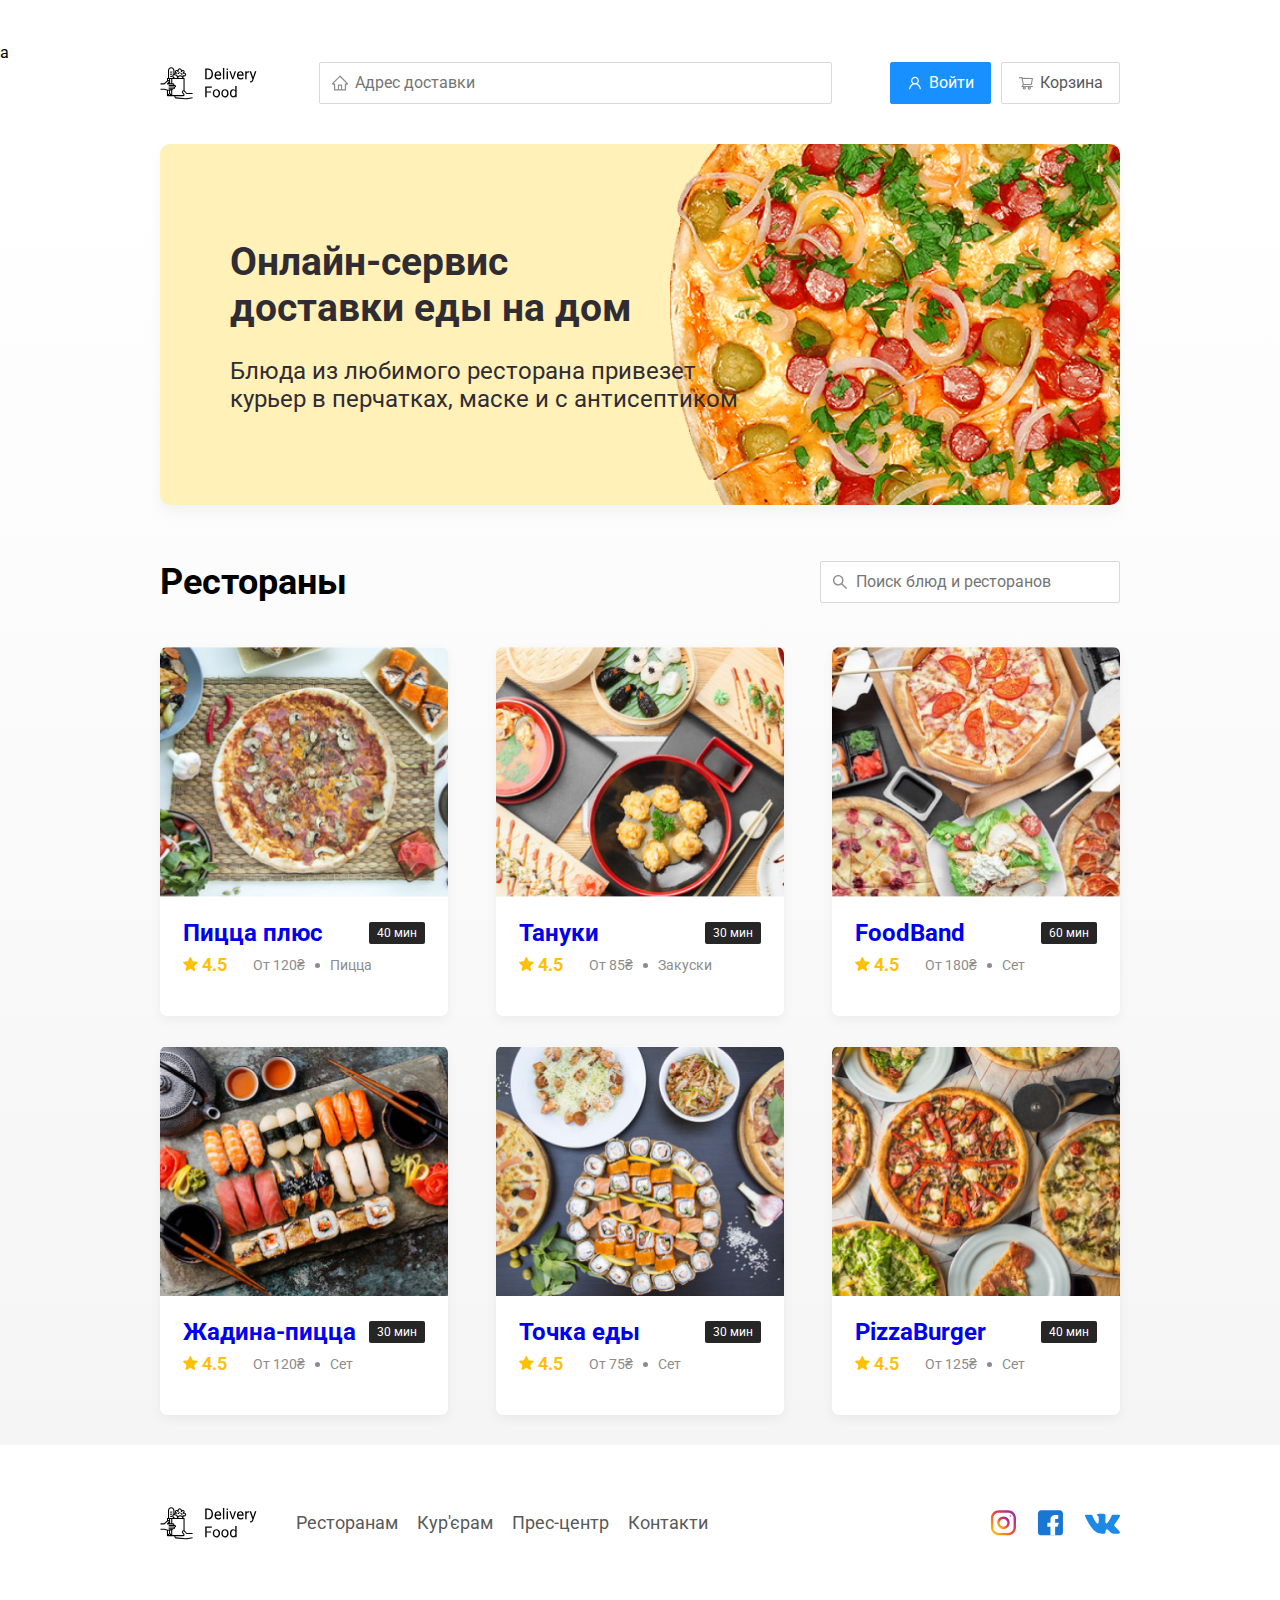
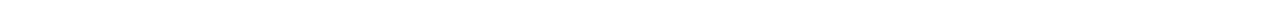
<file: index.html>
a<!DOCTYPE html>
<html lang="ru">
<head>
    <meta charset="UTF-8">
    <meta name="viewport" content="width=device-width, initial-scale=1.0">
    <title>Delivery Food</title>
    <link href="https://fonts.googleapis.com/css?family=Roboto:400,700&display=swap&subset=cyrillic" rel="stylesheet" />
    <link rel="stylesheet" href="css/normalize.css" />
    <link rel="stylesheet" href="css/style.css"/>



</head>
<body>
    <div class="container">
        <header class="header">
            <a href="index.html" class="logo">
                <img src="img/logo.svg" alt="Logo" />
            </a>
            <input type="text" class="input input-address" placeholder="Адрес доставки"/>
            <div class="buttons">
                <button class="button button-primary">
                    <img src="img/user.svg" alt="user" class="button-icon"/>
                    <span class="button-text">Войти</span>
                </button>
                <button class="button">
                    <img src="img/shopping-cart.svg" alt="shopping cart" class="button-icon" />
                        <span class="button-text">Корзина</span>
                </button>
            </div>
        </header>
    </div>


    <main class="main">
        <div class="container">
                    <section class="promo">
                        <h1 class="promo-title">Онлайн-сервис <br />доставки еды на дом</h1>
                        <p class="promo-text">
                            Блюда из любимого ресторана привезет курьер в перчатках, маске и с антисептиком
                        </p>
                    </section>
                    
                    <section class="restaurants">
                        <div class="section-heading">
                            <h2 class="section-title">Рестораны</h2>
                            <input type="text" class="input input-search" placeholder="Поиск блюд и ресторанов">
                        </div>
                <div class="cards">
                    <a href="restauran.html" class="card">
                        <img src="img/Photo1.jpg" alt="image1" class="card-image">
                        <div class="card-text">
                            <div class="card-heading">
                                <h3 class="card-title">Пицца плюс</h3>
                                <span class="card-tag tag">40 мин</span>
                            </div>
                            <!-- /.card-heading -->
                            <div class="card-info">
                                <div class="raiting">
                                    <img src="img/rating.svg" alt="raiting" class="raiting-star"> 4.5
                                </div>
                                <div class="price">От 120₴</div>
                                <div class="category">Пицца</div>
                            </div>
                            <!-- /.card-info -->
                        </div>
                        <!-- /.card-text -->
                    </a>
                    <!-- /.card -->
                
                    <a href="restauran.html" class="card">
                        <img src="img/Photo2.jpg" alt="image1" class="card-image">
                        <div class="card-text">
                            <div class="card-heading">
                                <h3 class="card-title">Тануки</h3>
                                <span class="card-tag tag">30 мин</span>
                            </div>
                            <!-- /.card-heading -->
                            <div class="card-info">
                                <div class="raiting">
                                    <img src="img/rating.svg" alt="raiting" class="raiting-star">
                                    4.5
                                </div>
                                <div class="price">От 85₴</div>
                                <div class="category">Закуски</div>
                            </div>
                            <!-- /.card-info -->
                        </div>
                        <!-- /.card-text -->
                    </a>
                    <!-- /.card -->
                
                    <a href="restauran.html" class="card">
                        <img src="img/Photo3.jpg" alt="image1" class="card-image">
                        <div class="card-text">
                            <div class="card-heading">
                                <h3 class="card-title">FoodBand</h3>
                                <span class="card-tag tag">60 мин</span>
                            </div>
                            <!-- /.card-heading -->
                            <div class="card-info">
                                <div class="raiting">
                                    <img src="img/rating.svg" alt="raiting" class="raiting-star">
                                    4.5
                                </div>
                                <div class="price">От 180₴</div>
                                <div class="category">Сет</div>
                            </div>
                            <!-- /.card-info -->
                        </div>
                        <!-- /.card-text -->
                    </a>
                    <!-- /.card -->
                
                    <a href="restauran.html" class="card">
                        <img src="img/Photo4.jpg" alt="image1" class="card-image">
                        <div class="card-text">
                            <div class="card-heading">
                                <h3 class="card-title">Жадина-пицца</h3>
                                <span class="card-tag tag">30 мин</span>
                            </div>
                            <!-- /.card-heading -->
                            <div class="card-info">
                                <div class="raiting">
                                    <img src="img/rating.svg" alt="raiting" class="raiting-star">
                                    4.5
                                </div>
                                <div class="price">От 120₴</div>
                                <div class="category">Сет</div>
                            </div>
                            <!-- /.card-info -->
                        </div>
                        <!-- /.card-text -->
                        </av>
                        <!-- /.card -->
                
                        <a href="restauran.html" class="card">
                            <img src="img/Photo5.jpg" alt="image1" class="card-image">
                            <div class="card-text">
                                <div class="card-heading">
                                    <h3 class="card-title">Точка еды</h3>
                                    <span class="card-tag tag">30 мин</span>
                                </div>
                                <!-- /.card-heading -->
                                <div class="card-info">
                                    <div class="raiting">
                                        <img src="img/rating.svg" alt="raiting" class="raiting-star">
                                        4.5
                                    </div>
                                    <div class="price">От 75₴</div>
                                    <div class="category">Сет</div>
                                </div>
                                <!-- /.card-info -->
                            </div>
                            <!-- /.card-text -->
                        </a>
                        <!-- /.card -->
                
                        <a href="restauran.html" class="card">
                            <img src="img/Photo6.jpg" alt="image1" class="card-image">
                            <div class="card-text">
                                <div class="card-heading">
                                    <h3 class="card-title">PizzaBurger</h3>
                                    <span class="card-tag tag">40 мин</span>
                                </div>
                                <!-- /.card-heading -->
                                <div class="card-info">
                                    <div class="raiting">
                                        <img src="img/rating.svg" alt="raiting" class="raiting-star">
                                        4.5
                                    </div>
                                    <div class="price">От 125₴</div>
                                    <div class="category">Сет</div>
                                </div>
                                <!-- /.card-info -->
                            </div>
                            <!-- /.card-text -->
                        </a>
                        <!-- /.card -->
                </div>
                    </section>
        </div>

    </main>

    <footer class="footer">
        <div class="container">
            <div class="footer-block">
                <img src="img/logo.svg" alt="logo" class="logo footer-logo">
                <nav class="footer-nav">
                    <a href="#" class="footer-link">Ресторанам</a>
                    <a href="#" class="footer-link">Кур'єрам</a>
                    <a href="#" class="footer-link">Прес-центр</a>
                    <a href="#" class="footer-link">Контакти</a>
                </nav>
                <div class="social-links">
                    <a href="#" class="social-link"><img src="img/instagram.svg" alt="instagram"></a>
                    <a href="#" class="social-link"><img src="img/facebook.svg" alt="facebook"></a>
                    <a href="#" class="social-link"><img src="img/vk.svg" alt="vk"></a>
                </div>
            </div>
        </div>
    </footer>
    

</body>
</html>
</file>
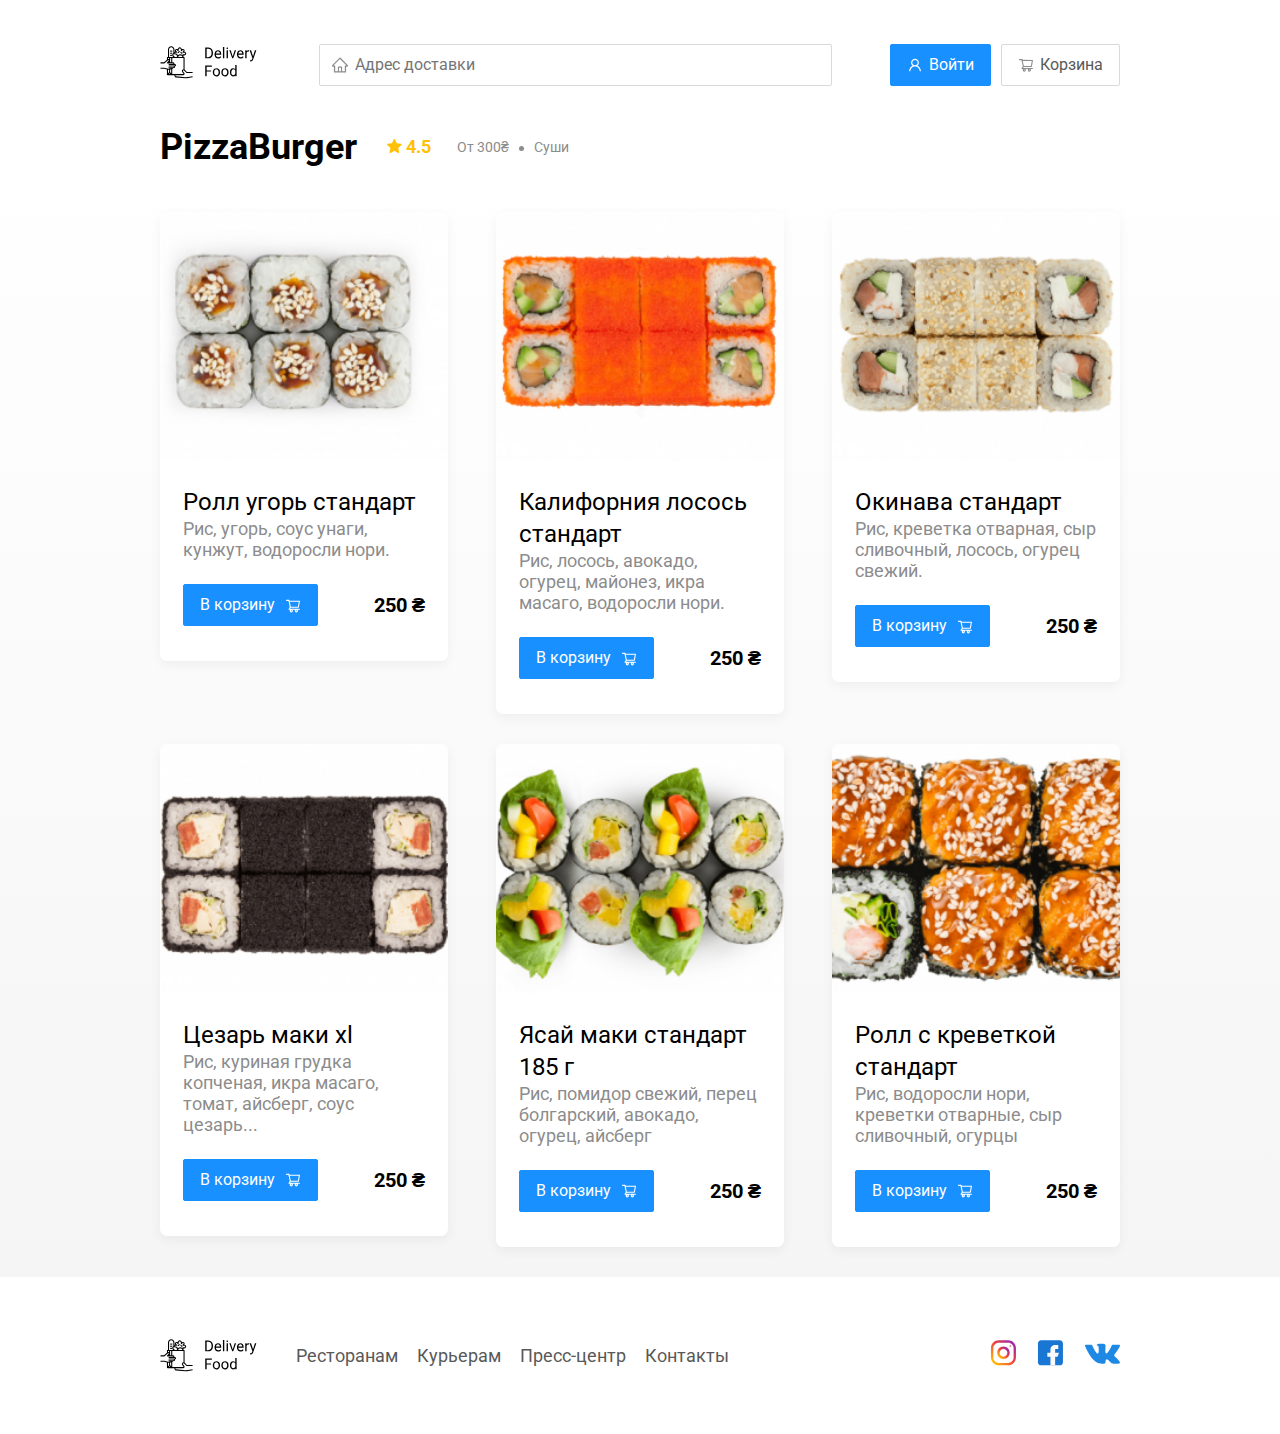
<file: restauran.html>
<!DOCTYPE html>
<html lang="ru">
<head>
    <meta charset="UTF-8">
    <meta name="viewport" content="width=device-width, initial-scale=1.0">
    <title>Delivery Food</title>
    <link href="https://fonts.googleapis.com/css?family=Roboto:400,700&display=swap&subset=cyrillic" rel="stylesheet" />
    <link rel="stylesheet" href="css/normalize.css" />
    <link rel="stylesheet" href="css/animate.min.css" />
    <link rel="stylesheet" href="css/style.css" />
   
</head> 
<body> 
    <div class="container"> 
        <header class="header"> 
            <a href="html.html" class="logo">   
                <img src="img/logo.svg" alt="Logo"  /> 
            </a>
            <input type="text" class="input input-address" placeholder="Адрес доставки"/> 
            <div class="buttons"> 
                <button class="button button-primary"> 
                    <img src="img/user.svg" alt="user" class="button-icon"/> 
                    <span class="button-text">Войти</span> 
                </button> 
                <button class="button" id="cart-button"> 
                    <img src="img/shopping-cart.svg" alt="shopping cart" class="button-icon" /> 
                        <span class="button-text">Корзина</span> 
                </button> 
            </div> 
        </header>

    </div> 
    <!-- /.container -->
    <main class="main">
        <div class="container">
           
            <section class="restaurants">
                <div class="section-heading">
                    <h2 class="section-title">PizzaBurger</h2>
                    <div class="card-info">
                        <div class="raiting">
                            <img src="img/rating.svg" alt="raiting" class="raiting-star">
                            4.5</div>
                        <div class="price">От 300₴</div>
                        <div class="category">Суши</div>
                    </div>
                    <!-- /.card-info -->
                </div>
                <div class="cards">
                    <div class="card wow animate__animated animate__bounceInUp" data-wow-delay="0.2s">
                        <img src="img/image1.jpg" alt="image1" class="card-image">
                        <div class="card-text">
                            <div class="card-heading">
                                <h3 class="card-title card-title-reg">Ролл угорь стандарт</h3>
                            </div>
                            <!-- /.card-heading -->
                            <div class="card-info">
                                <div class="ingredients">Рис, угорь, соус унаги, кунжут, водоросли нори.</div>
                            </div>
                            <!-- /.card-info -->
                            <div class="card-buttons">
                                <button class="button button-primary">
                                    <span class="button-card-text">В корзину</span>
                                    <img src="img/shopping-cart2.svg" alt="shopping-card" class="button-card-image">
                                </button>
                                <strong class="card-price-bold">250 ₴</strong>
                            </div>
                            <!-- /.card-buttons -->
                        </div>
                        <!-- /.card-text -->
                    </div>
                    <!-- /.card -->
                
                    <div class="card wow animate__animated animate__bounceInUp" data-wow-delay="0.4s">
                        <img src="img/image2.jpg" alt="image1" class="card-image">
                        <div class="card-text">
                            <div class="card-heading">
                                <h3 class="card-title card-title-reg">Калифорния лосось стандарт</h3>
                            </div>
                            <!-- /.card-heading -->
                            <div class="card-info">
                                <div class="ingredients">Рис, лосось, авокадо, огурец, майонез, икра масаго, водоросли нори.</div>
                            </div>
                            <!-- /.card-info -->
                            <div class="card-buttons">
                                <button class="button button-primary">
                                    <span class="button-card-text">В корзину</span>
                                    <img src="img/shopping-cart2.svg" alt="shopping-card" class="button-card-image">
                                </button>
                                <strong class="card-price-bold">250 ₴</strong>
                            </div>
                            <!-- /.card-buttons -->
                        </div>
                        <!-- /.card-text -->
                    </div>
                    <!-- /.card -->    
    
                    <div class="card wow animate__animated animate__bounceInUp" data-wow-delay="0.6s">
                        <img src="img/image3.jpg" alt="image1" class="card-image">
                        <div class="card-text">
                            <div class="card-heading">
                                <h3 class="card-title card-title-reg">Окинава стандарт</h3>
                            </div>
                            <!-- /.card-heading -->
                            <div class="card-info">
                                <div class="ingredients"> Рис, креветка отварная, сыр сливочный, лосось, огурец свежий.</div>
                            </div>
                            <!-- /.card-info -->
                            <div class="card-buttons">
                                <button class="button button-primary">
                                    <span class="button-card-text">В корзину</span>
                                    <img src="img/shopping-cart2.svg" alt="shopping-card" class="button-card-image">
                                </button>
                                <strong class="card-price-bold">250 ₴</strong>
                            </div>
                            <!-- /.card-buttons -->
                        </div>
                        <!-- /.card-text -->
                    </div>
                    <!-- /.card -->
    
                    <div class="card wow animate__animated animate__bounceInUp" data-wow-delay="0.2s">
                        <img src="img/image4.jpg" alt="image1" class="card-image">
                        <div class="card-text">
                            <div class="card-heading">
                                <h3 class="card-title card-title-reg">Цезарь маки хl</h3>
                            </div>
                            <!-- /.card-heading -->
                            <div class="card-info">
                                <div class="ingredients">Рис, куриная грудка копченая, икра масаго, томат, айсберг, соус цезарь...</div>
                            </div>
                            <!-- /.card-info -->
                            <div class="card-buttons">
                                <button class="button button-primary">
                                    <span class="button-card-text">В корзину</span>
                                    <img src="img/shopping-cart2.svg" alt="shopping-card" class="button-card-image">
                                </button>
                                <strong class="card-price-bold">250 ₴</strong>
                            </div>
                            <!-- /.card-buttons -->
                        </div>
                        <!-- /.card-text -->
                    </div>
                    <!-- /.card -->
    
                    <div class="card wow animate__animated animate__bounceInUp" data-wow-delay="0.4s">
                        <img src="img/image5.jpg" alt="image1" class="card-image">
                        <div class="card-text">
                            <div class="card-heading">
                                <h3 class="card-title card-title-reg">Ясай маки стандарт 185 г</h3>
                            </div>
                            <!-- /.card-heading -->
                            <div class="card-info">
                                <div class="ingredients">Рис, помидор свежий, перец болгарский, авокадо, огурец, айсберг</div>
                            </div>
                            <!-- /.card-info -->
                            <div class="card-buttons">
                                <button class="button button-primary">
                                    <span class="button-card-text">В корзину</span>
                                    <img src="img/shopping-cart2.svg" alt="shopping-card" class="button-card-image">
                                </button>
                                <strong class="card-price-bold">250 ₴</strong>
                            </div>
                            <!-- /.card-buttons -->
                        </div>
                        <!-- /.card-text -->
                    </div>
                    <!-- /.card -->
    
                    <div class="card wow animate__animated animate__bounceInUp" data-wow-delay="0.6s">
                        <img src="img/image6.jpg" alt="image1" class="card-image">
                        <div class="card-text">
                            <div class="card-heading">
                                <h3 class="card-title card-title-reg">Ролл с креветкой стандарт</h3>
                            </div>
                            <!-- /.card-heading -->
                            <div class="card-info">
                                <div class="ingredients">Рис, водоросли нори, креветки отварные, сыр сливочный, огурцы</div>
                            </div>
                            <!-- /.card-info -->
                            <div class="card-buttons">
                                <button class="button button-primary">
                                    <span class="button-card-text">В корзину</span>
                                    <img src="img/shopping-cart2.svg" alt="shopping-card" class="button-card-image">
                                </button>
                                <strong class="card-price-bold">250 ₴</strong>
                            </div>
                            <!-- /.card-buttons -->
                        </div>
                        <!-- /.card-text -->
                    </div>
                    <!-- /.card -->
                </div>
                <!-- /.Cards -->
            </section>
        </div>
        <!-- /.container -->
    </main>

    <footer class="footer">
        <div class="container">
            <div class="footer-block">
                <img src="img/logo.svg" alt="Logo" class="logo footer-logo">
                <nav class="footer-nav">
                    <a href="#" class="footer-link">Ресторанам</a>
                    <a href="#" class="footer-link">Курьерам</a>
                    <a href="#" class="footer-link">Пресс-центр</a>
                    <a href="#" class="footer-link">Контакты</a>
                </nav>
                <div class="social-links">
                    <a href="#" class="social-link"><img src="img/instagram.svg" alt="instagram"></a>
                    <a href="#" class="social-link"><img src="img/facebook.svg" alt="facebook"></a>
                    <a href="#" class="social-link"><img src="img/vk.svg" alt="vk"></a>
                </div>
            </div>
            <!-- /.footer-block -->
        </div>
    </footer>

    <div class="modal">
        <div class="modal-dialog">
            <div class="modal-header">
                <h3 class="modal-title">Корзина</h3>
                <button class="close">&times;</button>
            </div>
            <div class="modal-body">
                <div class="food-row">
                    <span class="food-name">Ролл угорь стандарт</span>
                    <strong class="food-price">250 ₴</strong>
                    <div class="food-counter">
                        <button class="counter-button">-</button>
                        <span class="counter">1</span>
                        <button class="counter-button">+</button>
                    </div>
                </div>

                <div class="food-row">
                    <span class="food-name">Ролл угорь стандарт</span>
                    <strong class="food-price">250 ₴</strong>
                    <div class="food-counter">
                        <button class="counter-button">-</button>
                        <span class="counter">1</span>
                        <button class="counter-button">+</button>
                    </div>
                </div>

                <div class="food-row">
                    <span class="food-name">Ролл угорь стандарт</span>
                    <strong class="food-price">250 ₴</strong>
                    <div class="food-counter">
                        <button class="counter-button">-</button>
                        <span class="counter">1</span>
                        <button class="counter-button">+</button>
                    </div>
                </div>

                <div class="food-row">
                    <span class="food-name">Ролл угорь стандарт</span>
                    <strong class="food-price">250 ₴</strong>
                    <div class="food-counter">
                        <button class="counter-button">-</button>
                        <span class="counter">1</span>
                        <button class="counter-button">+</button>
                    </div>
                </div>
            </div>
            <div class="modal-footer">
                <span class="modal-pricetag">1250 ₴</span>
                <div class="footer-buttons">
                    <button class="button button-primary">Оформить заказ</button>
                    <button class="button">Отмена</button>
                </div>
            </div>
        </div>
    </div>
    <script src="js/main.js"></script>
    <script src="js/wow.min.js"></script>
</body> 
</html>
</file>
<file: css/style.css>
* {
    box-sizing: border-box;
}
body {
    font-family: "Roboto", sans-serif;
    padding-top: 44px;
}
.container {
    max-width: 1200px;
    margin: auto;
}
.header{
    display: flex;
    align-items: center;
    justify-content: space-between;
    margin-bottom: 40px;
}
.input {
    background: #ffffff;
    border: 1px solid #d9d9d9;
    border-radius: 2px;
    font-size: 16px;
    line-height: 24px;
    padding: 8px;
    padding-left: 35px;
    background-repeat: no-repeat;
    background-position: left 11px center;
}
.input-address{
    flex: 0.8;
    background-image: url(../img/home.svg);
}
.input-search {
    width: 300px;
    background-image: url(../img/search.svg);
    margin-left: auto;
}
.buttons{
    display: flex;
    align-items: center;
}
.button {
    display: flex;
    align-items: center;
    padding: 8px 16px;
    background: #ffffff;
    border: 1px solid #d9d9d9;
    box-sizing: border-box;
    box-shadow: 0px 0px 2px rgba(0, 0, 0, 0.0015);
    border-radius: 2px;
    color: #595959;
    font-size: 16px;
    line-height: 24px;
}
.button-primary {
    background: #1890ff;
    border: 1px solid #1890ff;
    color: #fff;
    margin-right: 10px;
}
.button-icon {
    margin-right: 6px;
}
.button-card-text {
    margin-right: 10px;
}
.promo {
    box-shadow: 0px 7px 12px rgba(158, 158, 163, 0.1);
    background: #fff1b8 url(../img/promo_pizza.png) no-repeat top -150px right -200px / 700px;
    border-radius: 10px;
    padding: 68px 70px;
    margin-bottom: 56px;
}
.promo-title{
    font-style: normal;
    font-weight: bold;
    font-size: 39px;
    line-height: 46px;
    color: #302C34;
    max-width: 500px;
}
.promo-text {
    color: #302C34;
    font-size: 24px;
    font-style: normal;
    line-height: 28px;
    max-width: 538px;
}
.main {
    background: linear-gradient(180deg, rgba(245, 245, 245, 0.00) 1.04%, #F5F5F5 100%);
}
.section-heading {
    display: flex;
    align-items:center;
    margin-bottom: 44px;
}
.section-title {
    color: #000000;
    font-size: 36px;
    font-style: normal;
    font-weight: bold;
    line-height: 42px;
    margin: 0;
    margin-right: 30px;
}
.cards {
    display: flex;
    align-items: flex-start;
    justify-content: space-between;
    flex-wrap: wrap;
}

.card-buttons {
    display: flex;
    justify-content: space-between;
    align-items: center;
    margin-top: 24px;
}


.card {
    background: #ffffff;
    box-shadow: 0px 4px 12px 0px rgba(0, 0, 0, 0.05);
    border-radius: 7px;
    overflow: hidden;
    margin-bottom: 30px;
    flex-basis: 30%;
    text-decoration: none;
}

.card-image {
    width: 360px;
    height: 250px;
    object-fit: cover;
}


.card-title-reg {
    font-weight: 400;
    
}
.card-text {
    padding-top: 20px;
    padding-bottom: 35px;
    padding-right: 23px;
    padding-left: 23px;

}

.card-heading {
    display: flex;
    align-items: center;
    justify-content: space-between;
}

.card-title {
    margin: 0;
    font-style: normal;
    font-weight: bold;
    font-size: 24px;
    line-height: 32px;
}

.card-title-reg {
    font-weight: 400;

}


.card-tag {
    font-style: normal;
    font-weight: normal;
    font-size: 12px;
    line-height: 20px;
    color: #ffffffff;
    background: #262626;
    border-radius: 2px;
    padding: 1px 8px;
}

.card-info {
    display: flex;
    align-items: center;
    flex-wrap: wrap;

}
.card-buttons {
    display: flex;
    justify-content: space-between;
    align-items: center;
    margin-top: 24px;
}
.card-price-bold {
    font-weight: bold;
    font-size: 20px;
    line-height: 32px;
    margin-left: 30px;
}

.raiting {
    font-weight: bold;
    margin-right: 26px;
    color: #ffc107;
    font-size: 18px;
    line-height: 32px;
}

.price,
.category {
    color: #8c8c8c;
    font-size: 18px;
    line-height: 32px;
}

.price {
    margin-right: 10px;
}

.ingredients {
    color: #8c8c8c;
    font-size: 18px;
    line-height: 21px;
}

.category {
    text-overflow: ellipsis;
    overflow: hidden;
    white-space: nowrap;
    max-width: 150px;
}

.price:after {
    content: "";
    width: 5px;
    height: 5px;
    background-color: #8c8c8c;
    display: inline-block;
    vertical-align: middle;
    border-radius: 50%;
    margin-left: 10px;
}
.footer {
    padding: 60px 0;
}
.footer-block {
    display: flex;
    align-items:center;
    justify-content: space-between;
}
.footer-nav {
    margin-left: 35px;
    margin-right: auto;
}
.footer-link {
    display: inline-block;
    color: #595959;
    font-size: 18px;
    font-style: normal;
    font-weight: normal;
    line-height: 21px;
    text-decoration: none;
}
.footer-link:not(:last-child) {
    margin-right: 15px;
}
.social-links {
    display: flex;
    align-items: center;
}
.social-link:not(:last-child) {
    margin-right: 21px;
}

.modal {
    position: fixed;
    left: 0;
    top: 0;
    width: 100%;
    height: 100%;
    background: rgba(0, 0, 0, 0.4);
    display: none;
}
.is-open {
    display: flex;
}
.modal-dialog {
    max-width: 780px;
    width: 95%;
    border-radius: 5px;
    background: #FFF;
    margin: auto;
    padding: 40px 45px;
}
.modal-header {
    display: flex;
    align-items: center;
    justify-content: space-between;
    margin-bottom: 45px;
}
.modal-title {
    margin: 0;
    font-size: 36px;
    font-weight: bold;
    line-height: 42px;
}
.close {
    font-size: 36px;
    border: none;
    background-color: transparent;
}
.modal-body {
    margin-bottom: 52px;
}
.food-row {
    display: flex;
    align-items: flex-start;
    justify-content: space-between;
    border-bottom: 1px solid #d9d9d9;
    margin-bottom: 15px;
}
.food-name {
    font-size: 18px;
    font-weight: normal;
    line-height: 32px;
}
.food-price {
    margin-left: auto;
    margin-right: 47px;
    font-weight: bold;
    font-size: 20px;
    line-height: 32px;
}
.food-counter {
    display: flex;
    align-items: center;
}
.counter-button {
    display: flex;
    align-items: center;
    justify-content: center;
    width: 39px;
    height: 32px;
    background: #ffffff;
    border: 1px solid #40a9ff;
    box-sizing: border-box;
    border-radius: 2px;
    font-weight: normal;
    font-size: 14px;
    line-height: 22px;
    color: #40a9ff;
}
.counter {
    font-size: 16px;
    line-height: 24px;
    margin-left: 10px;
    margin-right: 10px;
}
.modal-footer {
    display: flex;
    align-items: center;
    justify-content: space-between;
}
.footer-buttons{
    display: flex;
    align-items: center;
}
.modal-pricetag {
    background: #262626;
    border-radius: 5px;
    color: #ffffff;
    padding: 15px 20px;
   font-size: 20px;
    line-height: 23px;
}
@media (max-width: 1366px) {
    .container {
        max-width: 960px;
    }
    .promo {
        background-position: center right -300px;
        background-size: 750px;
    }
    .rating {
        margin-right: 15px;
    }
    .category,
    .price {
        font-size: 14px;
    }
        .card-image {
            width: 100%;
            height: 250px;
        }
}
@media (max-width: 992px) {
    .container {
        max-width: 750px;
    }
    .promo {
        padding: 50px;
        background-size: 500px;
        background-position: center right -200px;
    }
    .promo-text {
        font-size: 18px;
        max-width: 400px;
    }
    .card {
        flex-basis: 49%;
    }
    .footer-link {
        font-size: 16px;
    }
}

@media (max-width: 768px) {
    .container {
        max-width: 560px;
    }

    .card-info {
        flex-wrap: wrap;
    }

    .card .rating {
        flex-basis: 100%;
    }

    .card-title {
        font-size: 18px;
    }

    .card-image {
        width: 100%;
        height: 250px;
    }

    .header {
        margin-top: 20px;
        margin-bottom: 20px;
    }
    .button-primary {
        margin-left: 10px;
    }
    .button {
        font-size: 15px;
    }
    .promo {
        background-size: 340px;
        background-position: bottom 30px right -200px;
    }
    .promo-title {
        font-size: 24px;
        line-height: 1.4;
    }
}
@media (max-width: 578px) {
    .container {
        width: 90%;
    }
    .header {
        flex-wrap: wrap;
    }
    .input-address {
        margin-top: 15px;
        order: 5;
        flex: 1;
    }
    .promo {
        background-image: none;
    }
    .promo-title {
        margin-bottom: 10px;
    }
    .section-title {
        font-size: 20px;
    }
    .card {
        flex-basis: 100%;
    }
    .card-image {
        width: 100%;
        height: 300px;
    }
    .footer {
        padding: 30px 0;
    }
    .footer-block {
        align-items: flex-start;
        justify-content: space-between;
    }
    .footer-nav {
        order: 0;
        margin-left: 0;
        margin-right: 0;
        display: flex;
        flex-direction: column;
    }
        
    .footer-logo {
        order: 1;
        margin-right: 15px;
    }
        
    .social-links {
        order: 2;
    }
}

@media (max-width: 480px) {
    .promo {
        padding: 20px;
    }

    .button-text {
        display: none;
    }

    .button-icon {
        margin: 0;
    }

    .button {
        min-height: 40px;
    }

    .footer-block {
        flex-wrap: wrap;
        flex-direction: column;
        align-items: center;
    }

    .footer-logo {
        order: 0;
        margin-bottom: 20px;
    }

    .footer-nav {
        margin-bottom: 20px;
        text-align: center;
    }

    .footer-link:not(:last-child) {
        margin-right: 0;
    }

}
</file>
